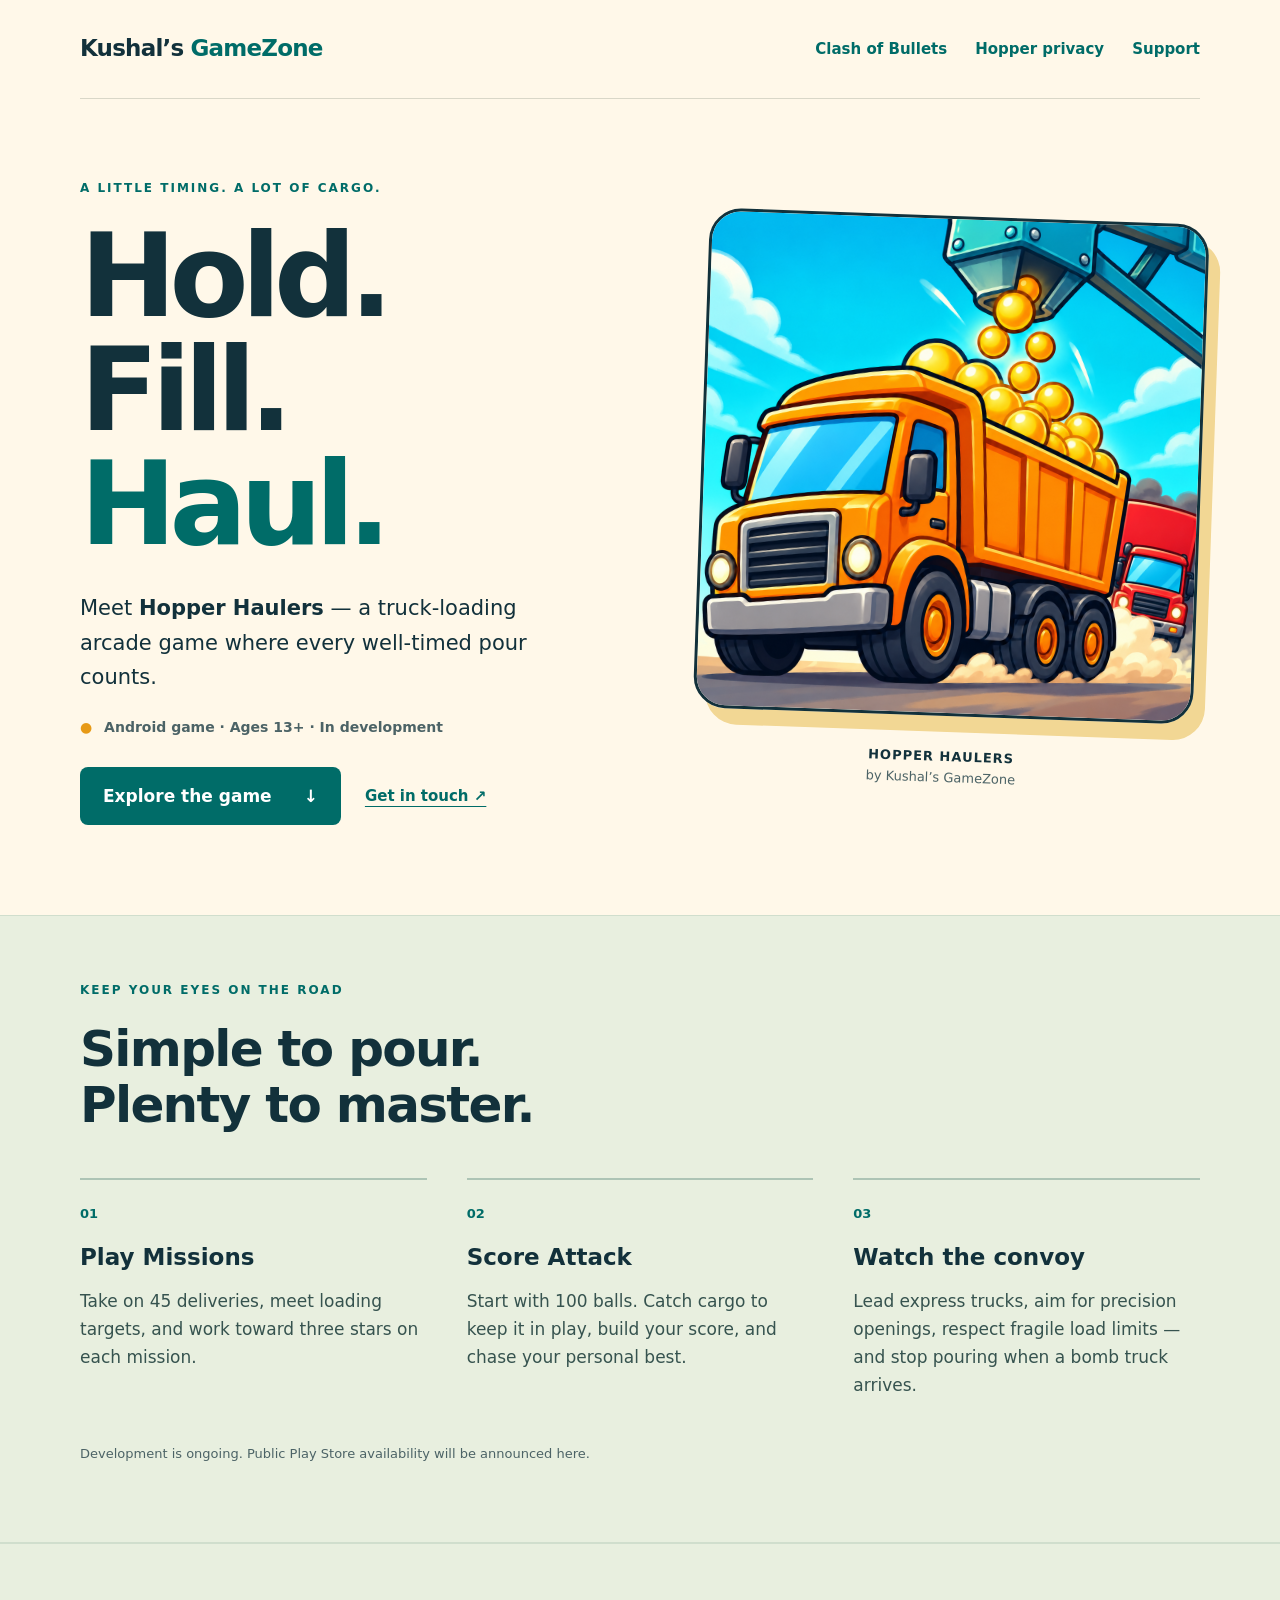
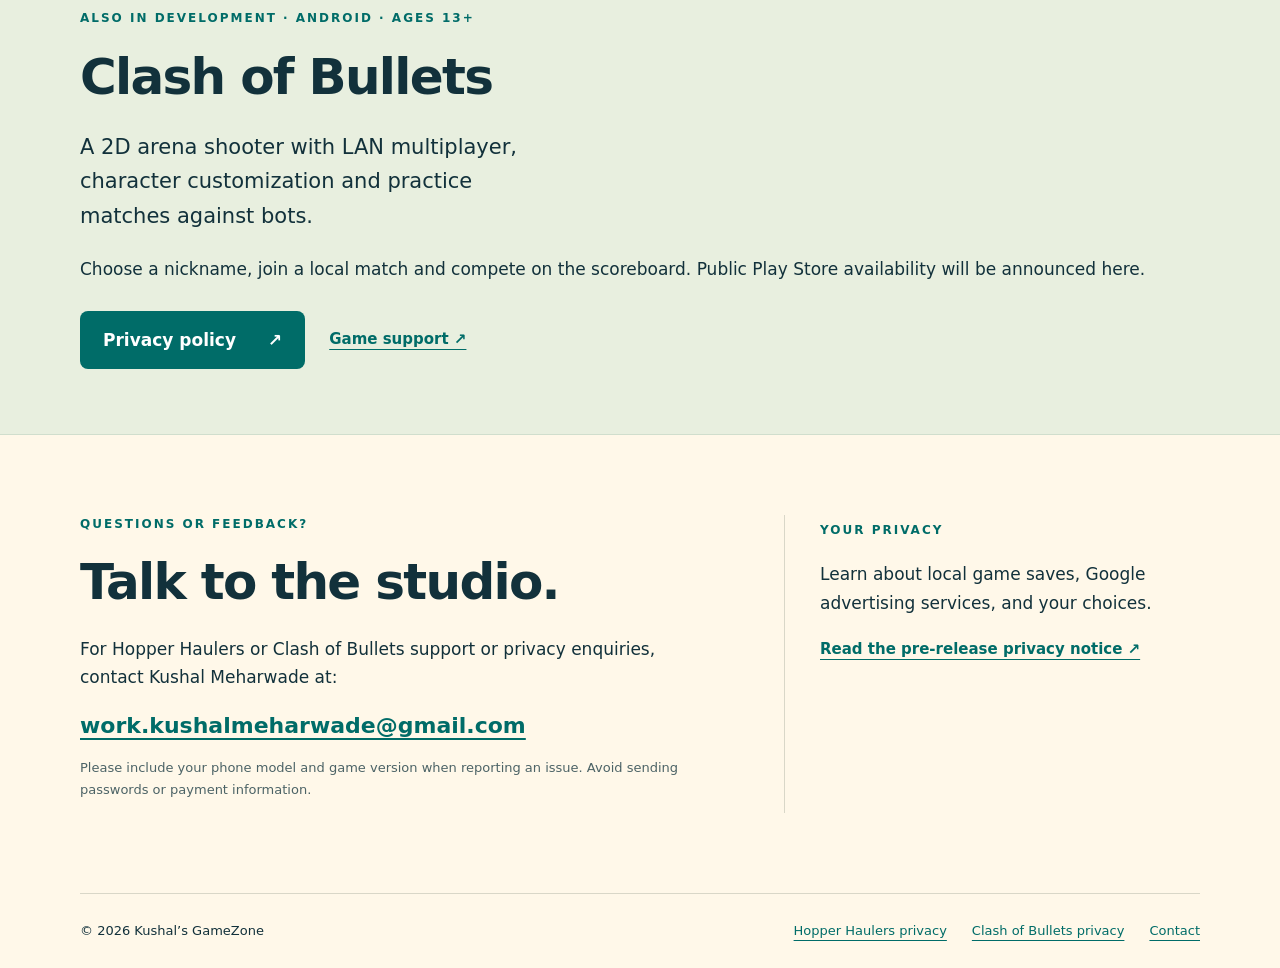
<file: index.html>
<!doctype html>
<html lang="en">
<head>
  <meta charset="utf-8"><meta name="viewport" content="width=device-width, initial-scale=1">
  <title>Kushal’s GameZone · Hopper Haulers &amp; Clash of Bullets</title>
  <meta name="description" content="Hopper Haulers and Clash of Bullets by Kushal’s GameZone. Official Android game information, support and privacy policies.">
  <link rel="stylesheet" href="styles.css"><link rel="icon" href="hopper-haulers.png">
</head>
<body>
  <a class="skip" href="#main">Skip to content</a>
  <header class="site-header wrap"><a class="brand" href="./">Kushal’s <span>GameZone</span></a><nav aria-label="Main navigation"><a href="#clash-of-bullets">Clash of Bullets</a><a href="privacy.html">Hopper privacy</a><a href="#support">Support</a></nav></header>
  <main id="main">
    <section class="hero wrap">
      <div><p class="eyebrow">A little timing. A lot of cargo.</p><h1>Hold.<br>Fill.<br><span>Haul.</span></h1><p class="intro">Meet <strong>Hopper Haulers</strong> — a truck-loading arcade game where every well-timed pour counts.</p><p class="release"><span aria-hidden="true">●</span> Android game · Ages 13+ · In development</p><div class="actions"><a class="button" href="#game">Explore the game <span aria-hidden="true">↓</span></a><a class="text-link" href="#support">Get in touch ↗</a></div></div>
      <figure class="game-art"><img src="hopper-haulers.png" width="1024" height="1024" alt="Hopper Haulers illustrated game icon"><figcaption>HOPPER HAULERS <span>by Kushal’s GameZone</span></figcaption></figure>
    </section>
    <section id="game" class="game-section"><div class="wrap"><p class="eyebrow">Keep your eyes on the road</p><h2>Simple to pour.<br>Plenty to master.</h2><div class="features"><article><span class="number">01</span><h3>Play Missions</h3><p>Take on 45 deliveries, meet loading targets, and work toward three stars on each mission.</p></article><article><span class="number">02</span><h3>Score Attack</h3><p>Start with 100 balls. Catch cargo to keep it in play, build your score, and chase your personal best.</p></article><article><span class="number">03</span><h3>Watch the convoy</h3><p>Lead express trucks, aim for precision openings, respect fragile load limits — and stop pouring when a bomb truck arrives.</p></article></div><p class="small">Development is ongoing. Public Play Store availability will be announced here.</p></div></section>
    <section id="clash-of-bullets" class="game-section"><div class="wrap"><p class="eyebrow">Also in development · Android · Ages 13+</p><h2>Clash of Bullets</h2><p class="intro">A 2D arena shooter with LAN multiplayer, character customization and practice matches against bots.</p><p>Choose a nickname, join a local match and compete on the scoreboard. Public Play Store availability will be announced here.</p><div class="actions"><a class="button" href="clash-of-bullets/privacy-policy.html">Privacy policy <span aria-hidden="true">↗</span></a><a class="text-link" href="#support">Game support ↗</a></div></div></section>
    <section id="support" class="support wrap"><div><p class="eyebrow">Questions or feedback?</p><h2>Talk to the studio.</h2><p>For Hopper Haulers or Clash of Bullets support or privacy enquiries, contact Kushal Meharwade at:</p><a class="email" href="mailto:work.kushalmeharwade@gmail.com">work.kushalmeharwade@gmail.com</a><p class="small">Please include your phone model and game version when reporting an issue. Avoid sending passwords or payment information.</p></div><aside><p class="eyebrow">Your privacy</p><p>Learn about local game saves, Google advertising services, and your choices.</p><a class="text-link" href="privacy.html">Read the pre-release privacy notice ↗</a></aside></section>
  </main>
  <footer class="site-footer wrap"><span>© 2026 Kushal’s GameZone</span><a href="privacy.html">Hopper Haulers privacy</a><a href="clash-of-bullets/privacy-policy.html">Clash of Bullets privacy</a><a href="mailto:work.kushalmeharwade@gmail.com">Contact</a></footer>
</body>
</html>
</file>
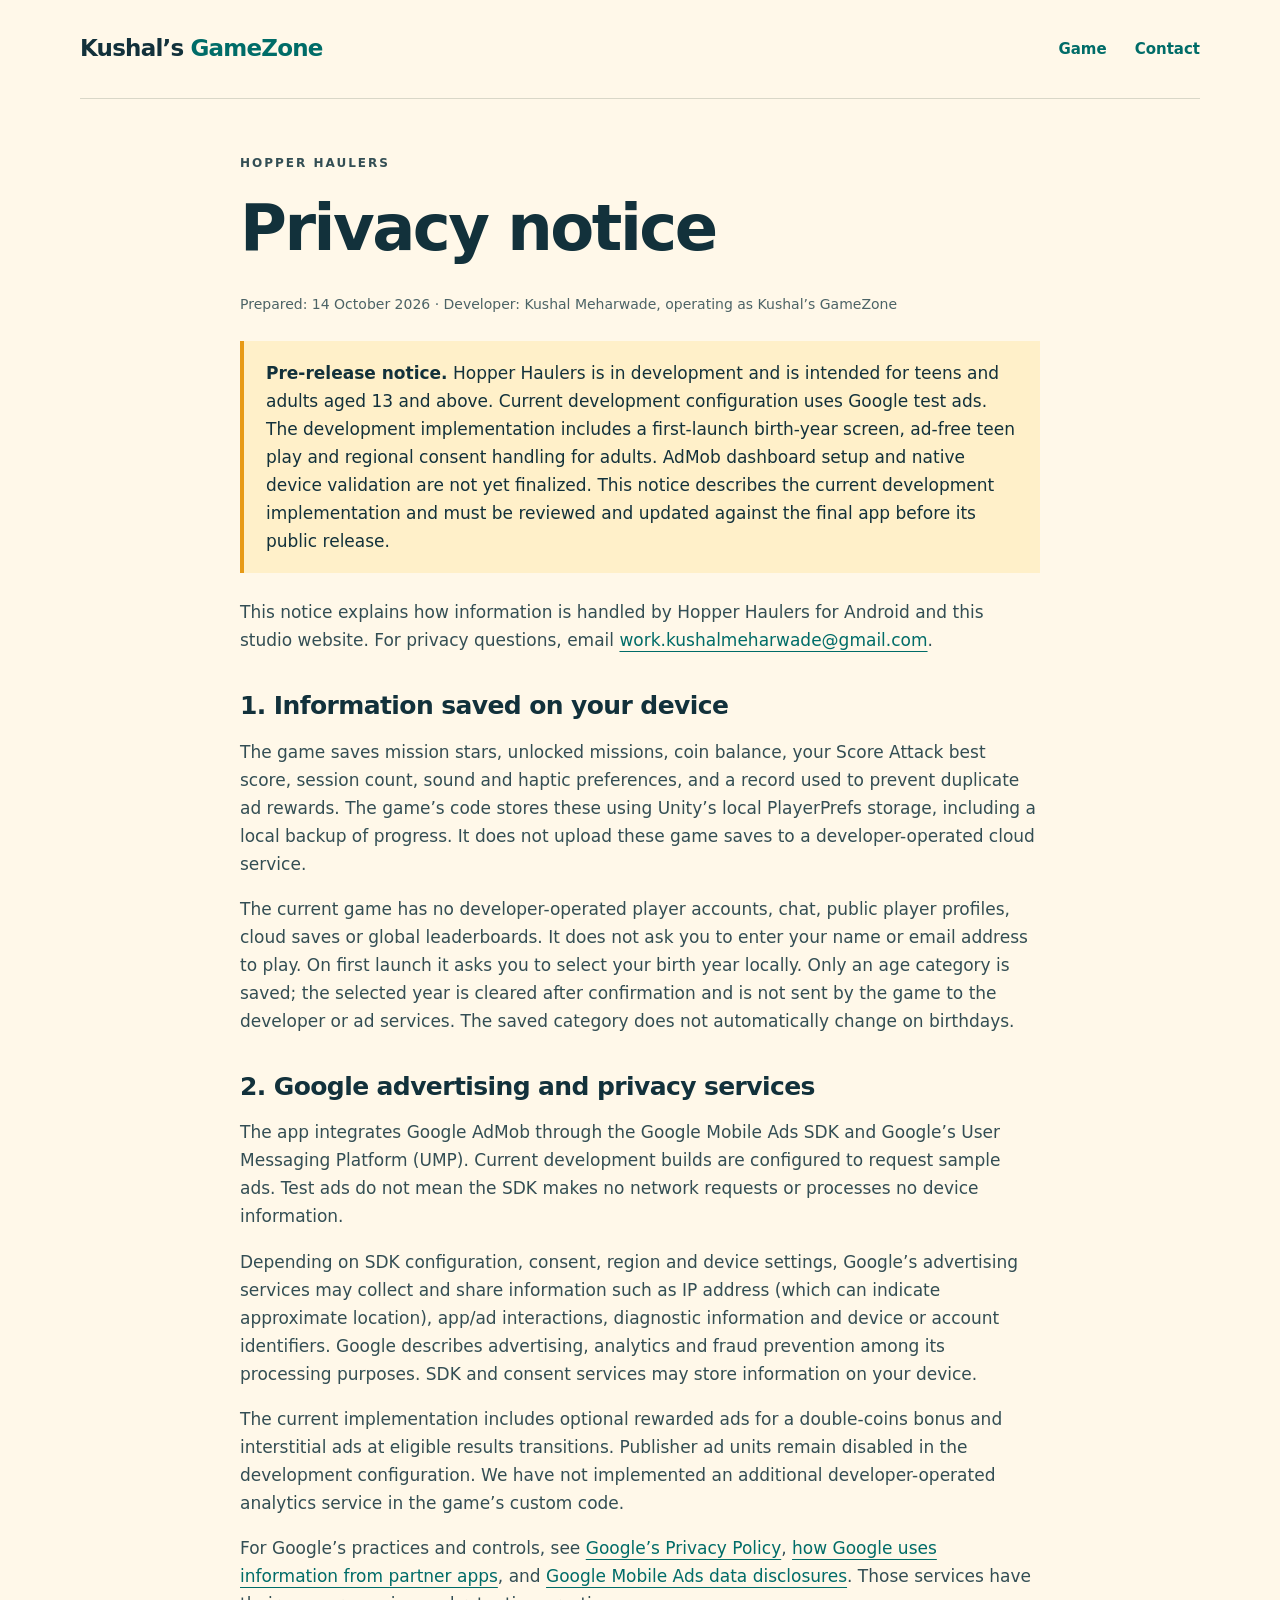
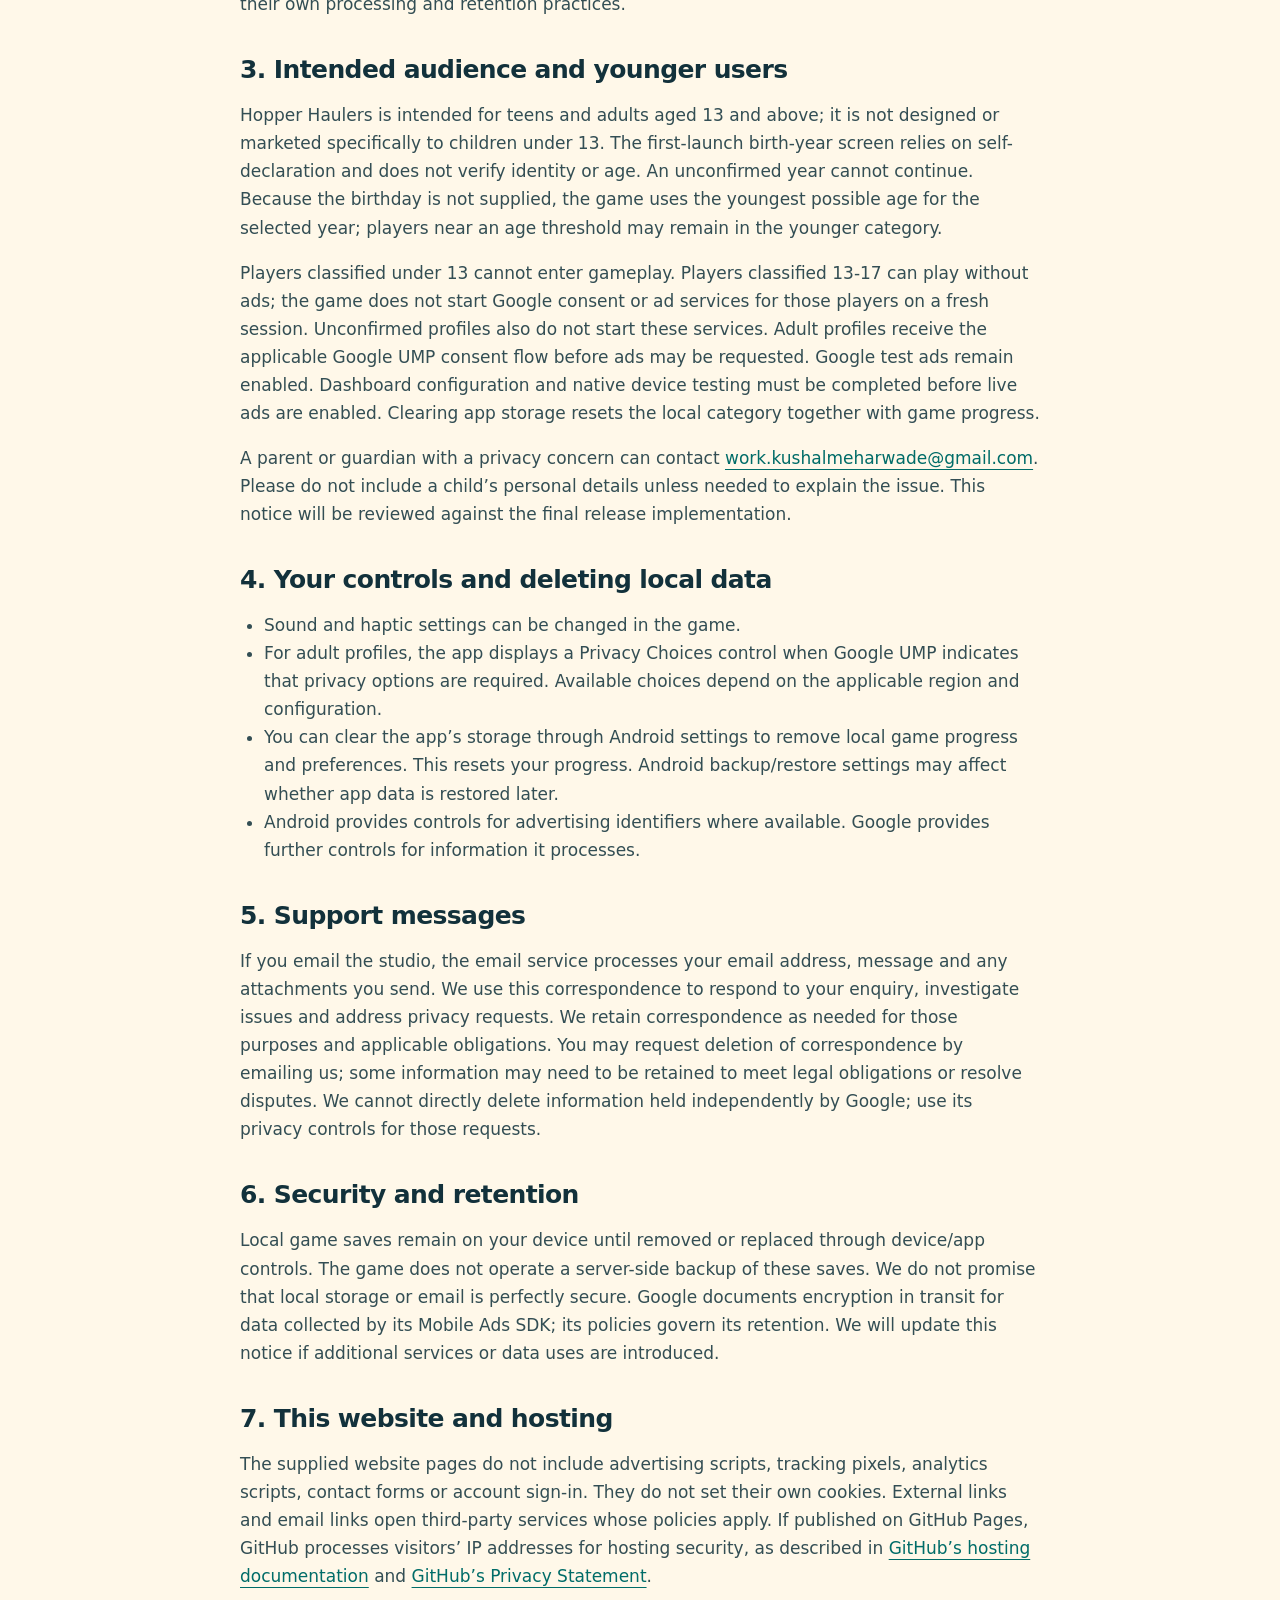
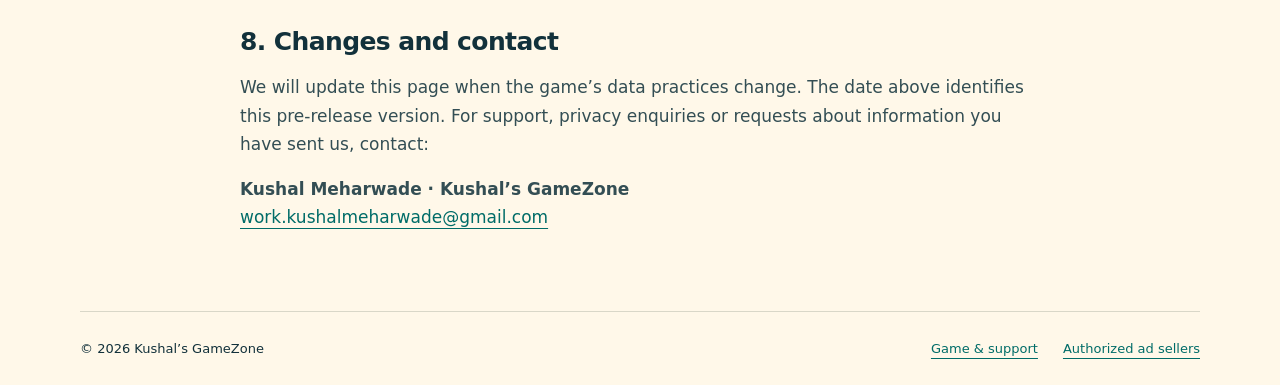
<file: privacy.html>
<!doctype html>
<html lang="en">
<head><meta charset="utf-8"><meta name="viewport" content="width=device-width, initial-scale=1"><title>Hopper Haulers Privacy Notice · Kushal’s GameZone</title><meta name="description" content="Pre-release privacy information for Hopper Haulers by Kushal’s GameZone, including local saves, advertising services and contact details."><link rel="stylesheet" href="styles.css"><link rel="icon" href="hopper-haulers.png"></head>
<body><a class="skip" href="#main">Skip to content</a><header class="site-header wrap"><a class="brand" href="./">Kushal’s <span>GameZone</span></a><nav aria-label="Main navigation"><a href="./">Game</a><a href="mailto:work.kushalmeharwade@gmail.com">Contact</a></nav></header>
<main id="main" class="policy wrap"><p class="eyebrow">Hopper Haulers</p><h1>Privacy notice</h1><p class="meta">Prepared: 14 October 2026 · Developer: Kushal Meharwade, operating as Kushal’s GameZone</p>
<div class="notice"><strong>Pre-release notice.</strong> Hopper Haulers is in development and is intended for teens and adults aged 13 and above. Current development configuration uses Google test ads. The development implementation includes a first-launch birth-year screen, ad-free teen play and regional consent handling for adults. AdMob dashboard setup and native device validation are not yet finalized. This notice describes the current development implementation and must be reviewed and updated against the final app before its public release.</div>
<p>This notice explains how information is handled by Hopper Haulers for Android and this studio website. For privacy questions, email <a href="mailto:work.kushalmeharwade@gmail.com">work.kushalmeharwade@gmail.com</a>.</p>
<h2>1. Information saved on your device</h2><p>The game saves mission stars, unlocked missions, coin balance, your Score Attack best score, session count, sound and haptic preferences, and a record used to prevent duplicate ad rewards. The game’s code stores these using Unity’s local PlayerPrefs storage, including a local backup of progress. It does not upload these game saves to a developer-operated cloud service.</p>
<p>The current game has no developer-operated player accounts, chat, public player profiles, cloud saves or global leaderboards. It does not ask you to enter your name or email address to play. On first launch it asks you to select your birth year locally. Only an age category is saved; the selected year is cleared after confirmation and is not sent by the game to the developer or ad services. The saved category does not automatically change on birthdays.</p>
<h2>2. Google advertising and privacy services</h2><p>The app integrates Google AdMob through the Google Mobile Ads SDK and Google’s User Messaging Platform (UMP). Current development builds are configured to request sample ads. Test ads do not mean the SDK makes no network requests or processes no device information.</p>
<p>Depending on SDK configuration, consent, region and device settings, Google’s advertising services may collect and share information such as IP address (which can indicate approximate location), app/ad interactions, diagnostic information and device or account identifiers. Google describes advertising, analytics and fraud prevention among its processing purposes. SDK and consent services may store information on your device.</p>
<p>The current implementation includes optional rewarded ads for a double-coins bonus and interstitial ads at eligible results transitions. Publisher ad units remain disabled in the development configuration. We have not implemented an additional developer-operated analytics service in the game’s custom code.</p>
<p>For Google’s practices and controls, see <a href="https://policies.google.com/privacy">Google’s Privacy Policy</a>, <a href="https://policies.google.com/technologies/partner-sites">how Google uses information from partner apps</a>, and <a href="https://developers.google.com/admob/unity/privacy/play-data-disclosure">Google Mobile Ads data disclosures</a>. Those services have their own processing and retention practices.</p>
<h2>3. Intended audience and younger users</h2><p>Hopper Haulers is intended for teens and adults aged 13 and above; it is not designed or marketed specifically to children under 13. The first-launch birth-year screen relies on self-declaration and does not verify identity or age. An unconfirmed year cannot continue. Because the birthday is not supplied, the game uses the youngest possible age for the selected year; players near an age threshold may remain in the younger category.</p>
<p>Players classified under 13 cannot enter gameplay. Players classified 13-17 can play without ads; the game does not start Google consent or ad services for those players on a fresh session. Unconfirmed profiles also do not start these services. Adult profiles receive the applicable Google UMP consent flow before ads may be requested. Google test ads remain enabled. Dashboard configuration and native device testing must be completed before live ads are enabled. Clearing app storage resets the local category together with game progress.</p>
<p>A parent or guardian with a privacy concern can contact <a href="mailto:work.kushalmeharwade@gmail.com">work.kushalmeharwade@gmail.com</a>. Please do not include a child’s personal details unless needed to explain the issue. This notice will be reviewed against the final release implementation.</p>
<h2>4. Your controls and deleting local data</h2><ul><li>Sound and haptic settings can be changed in the game.</li><li>For adult profiles, the app displays a Privacy Choices control when Google UMP indicates that privacy options are required. Available choices depend on the applicable region and configuration.</li><li>You can clear the app’s storage through Android settings to remove local game progress and preferences. This resets your progress. Android backup/restore settings may affect whether app data is restored later.</li><li>Android provides controls for advertising identifiers where available. Google provides further controls for information it processes.</li></ul>
<h2>5. Support messages</h2><p>If you email the studio, the email service processes your email address, message and any attachments you send. We use this correspondence to respond to your enquiry, investigate issues and address privacy requests. We retain correspondence as needed for those purposes and applicable obligations. You may request deletion of correspondence by emailing us; some information may need to be retained to meet legal obligations or resolve disputes. We cannot directly delete information held independently by Google; use its privacy controls for those requests.</p>
<h2>6. Security and retention</h2><p>Local game saves remain on your device until removed or replaced through device/app controls. The game does not operate a server-side backup of these saves. We do not promise that local storage or email is perfectly secure. Google documents encryption in transit for data collected by its Mobile Ads SDK; its policies govern its retention. We will update this notice if additional services or data uses are introduced.</p>
<h2>7. This website and hosting</h2><p>The supplied website pages do not include advertising scripts, tracking pixels, analytics scripts, contact forms or account sign-in. They do not set their own cookies. External links and email links open third-party services whose policies apply. If published on GitHub Pages, GitHub processes visitors’ IP addresses for hosting security, as described in <a href="https://docs.github.com/en/pages/getting-started-with-github-pages/what-is-github-pages#data-collection">GitHub’s hosting documentation</a> and <a href="https://docs.github.com/en/site-policy/privacy-policies/github-general-privacy-statement">GitHub’s Privacy Statement</a>.</p>
<h2>8. Changes and contact</h2><p>We will update this page when the game’s data practices change. The date above identifies this pre-release version. For support, privacy enquiries or requests about information you have sent us, contact:</p><p><strong>Kushal Meharwade · Kushal’s GameZone</strong><br><a href="mailto:work.kushalmeharwade@gmail.com">work.kushalmeharwade@gmail.com</a></p>
</main><footer class="site-footer wrap"><span>© 2026 Kushal’s GameZone</span><a href="./">Game &amp; support</a><a href="app-ads.txt">Authorized ad sellers</a></footer></body></html>
</file>
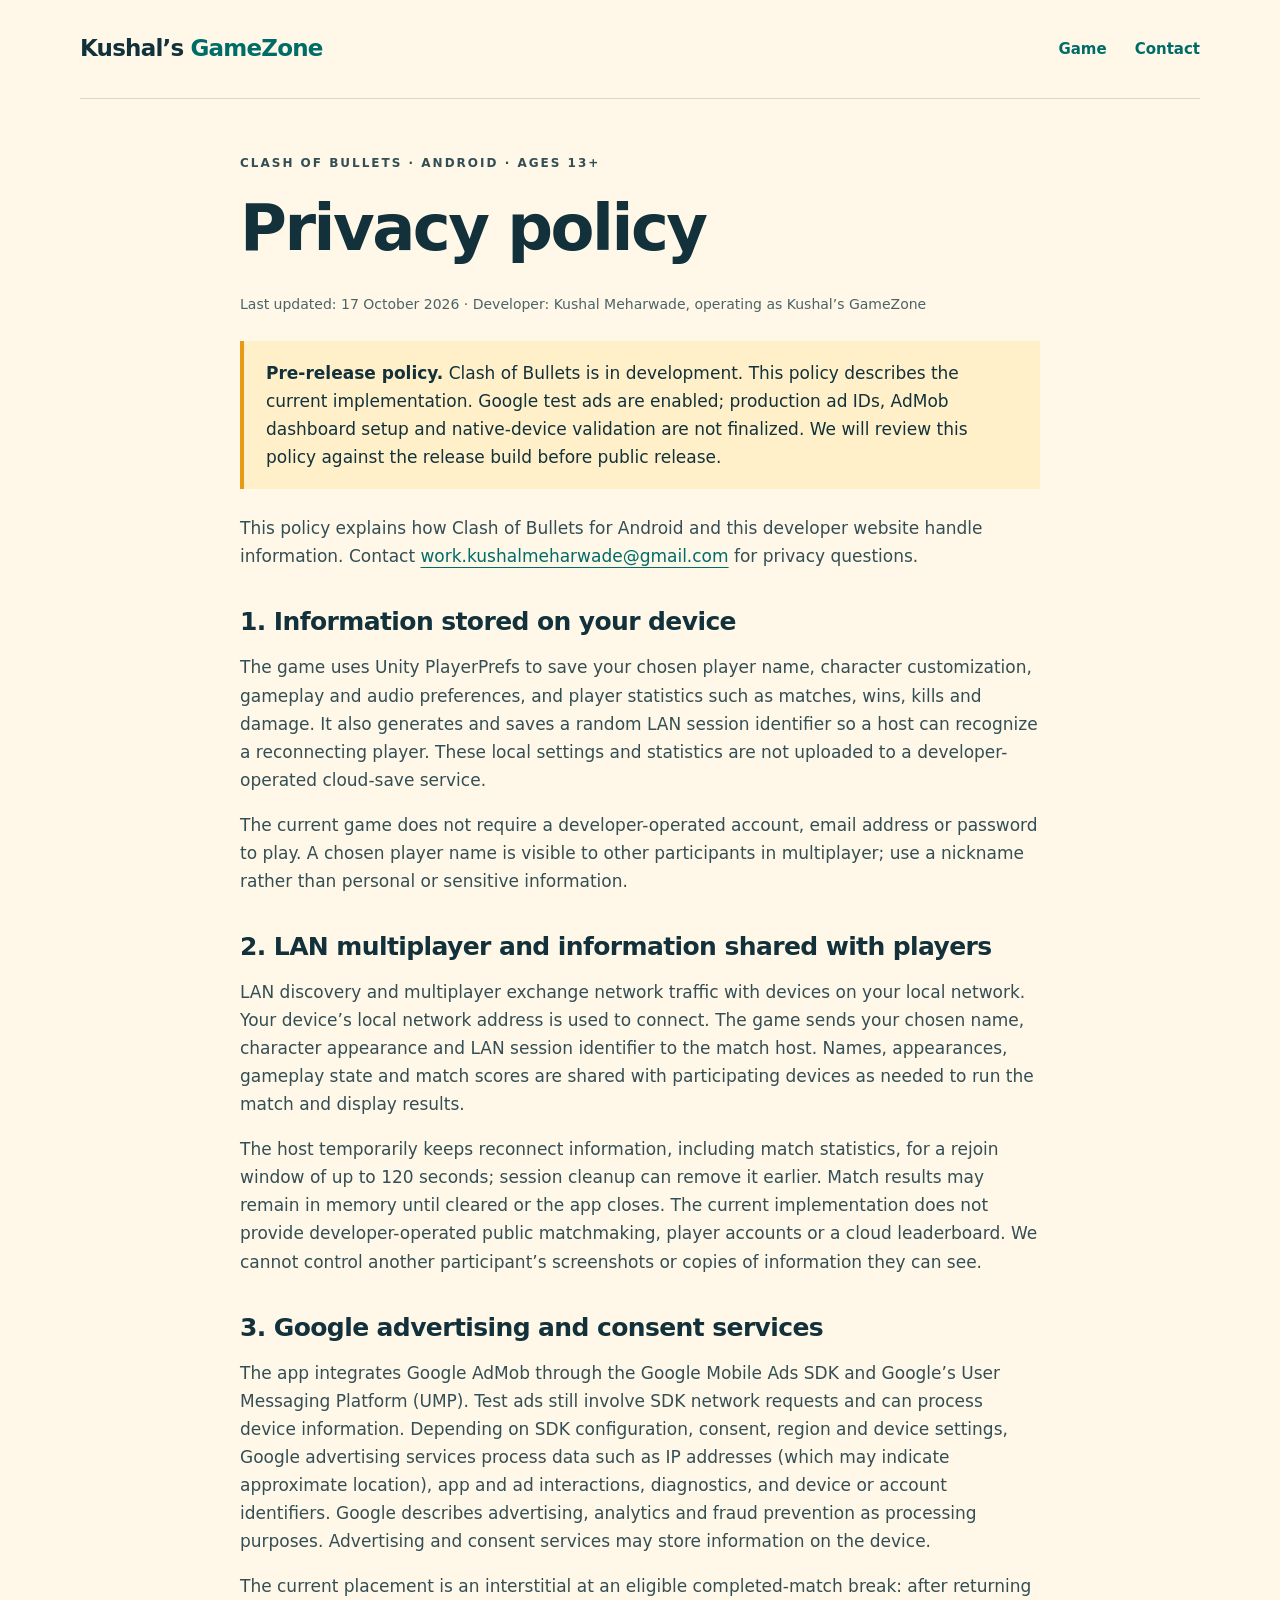
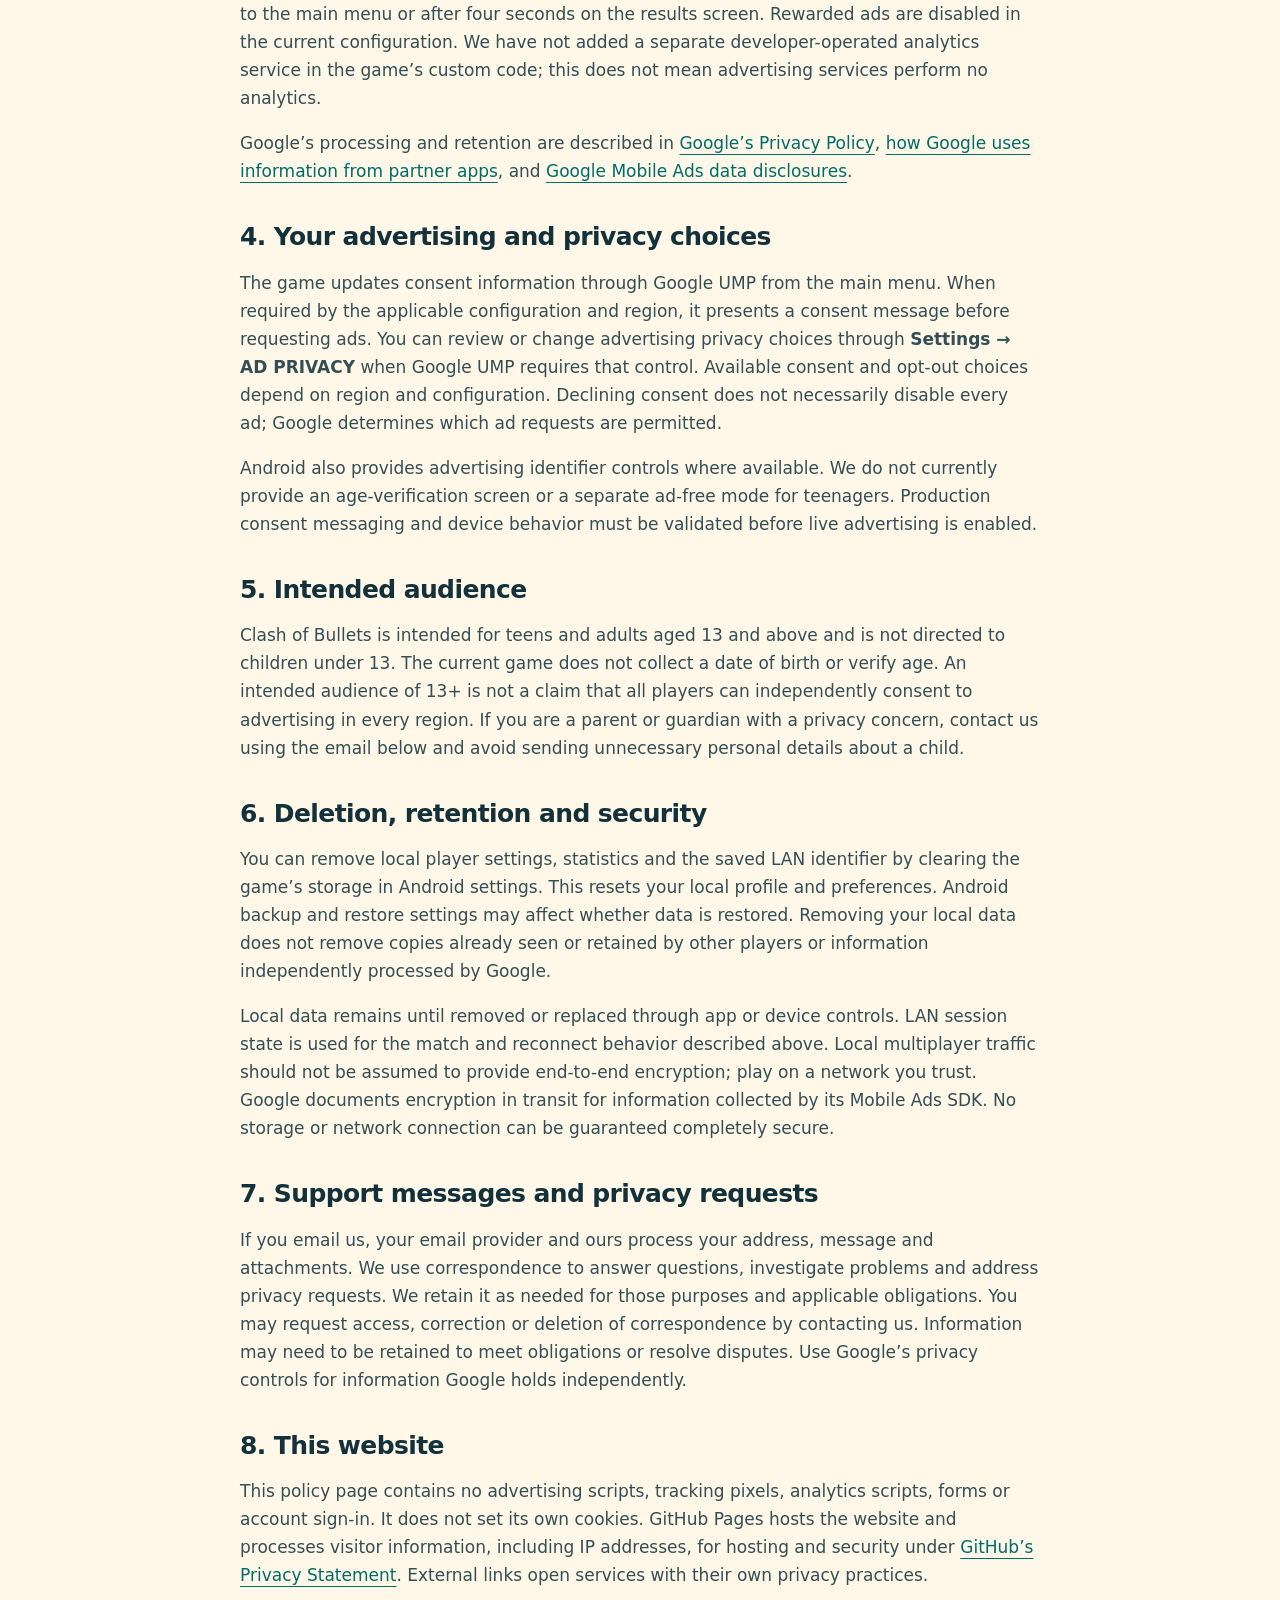
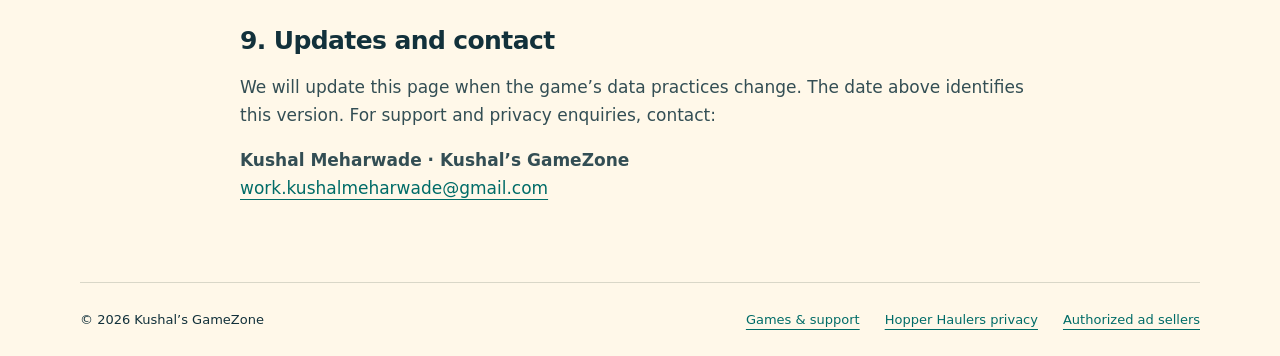
<file: clash-of-bullets/privacy-policy.html>
<!doctype html>
<html lang="en">
<head>
<meta charset="utf-8"><meta name="viewport" content="width=device-width, initial-scale=1">
<title>Clash of Bullets Privacy Policy · Kushal’s GameZone</title>
<meta name="description" content="Pre-release privacy policy for Clash of Bullets, covering local settings, LAN multiplayer, Google advertising and privacy choices.">
<link rel="stylesheet" href="../styles.css">
</head>
<body>
<a class="skip" href="#main">Skip to content</a>
<header class="site-header wrap"><a class="brand" href="../">Kushal’s <span>GameZone</span></a><nav aria-label="Main navigation"><a href="../#clash-of-bullets">Game</a><a href="mailto:work.kushalmeharwade@gmail.com">Contact</a></nav></header>
<main id="main" class="policy wrap">
<p class="eyebrow">Clash of Bullets · Android · Ages 13+</p>
<h1>Privacy policy</h1>
<p class="meta">Last updated: 17 October 2026 · Developer: Kushal Meharwade, operating as Kushal’s GameZone</p>
<div class="notice"><strong>Pre-release policy.</strong> Clash of Bullets is in development. This policy describes the current implementation. Google test ads are enabled; production ad IDs, AdMob dashboard setup and native-device validation are not finalized. We will review this policy against the release build before public release.</div>
<p>This policy explains how Clash of Bullets for Android and this developer website handle information. Contact <a href="mailto:work.kushalmeharwade@gmail.com">work.kushalmeharwade@gmail.com</a> for privacy questions.</p>
<h2>1. Information stored on your device</h2>
<p>The game uses Unity PlayerPrefs to save your chosen player name, character customization, gameplay and audio preferences, and player statistics such as matches, wins, kills and damage. It also generates and saves a random LAN session identifier so a host can recognize a reconnecting player. These local settings and statistics are not uploaded to a developer-operated cloud-save service.</p>
<p>The current game does not require a developer-operated account, email address or password to play. A chosen player name is visible to other participants in multiplayer; use a nickname rather than personal or sensitive information.</p>
<h2>2. LAN multiplayer and information shared with players</h2>
<p>LAN discovery and multiplayer exchange network traffic with devices on your local network. Your device’s local network address is used to connect. The game sends your chosen name, character appearance and LAN session identifier to the match host. Names, appearances, gameplay state and match scores are shared with participating devices as needed to run the match and display results.</p>
<p>The host temporarily keeps reconnect information, including match statistics, for a rejoin window of up to 120 seconds; session cleanup can remove it earlier. Match results may remain in memory until cleared or the app closes. The current implementation does not provide developer-operated public matchmaking, player accounts or a cloud leaderboard. We cannot control another participant’s screenshots or copies of information they can see.</p>
<h2>3. Google advertising and consent services</h2>
<p>The app integrates Google AdMob through the Google Mobile Ads SDK and Google’s User Messaging Platform (UMP). Test ads still involve SDK network requests and can process device information. Depending on SDK configuration, consent, region and device settings, Google advertising services process data such as IP addresses (which may indicate approximate location), app and ad interactions, diagnostics, and device or account identifiers. Google describes advertising, analytics and fraud prevention as processing purposes. Advertising and consent services may store information on the device.</p>
<p>The current placement is an interstitial at an eligible completed-match break: after returning to the main menu or after four seconds on the results screen. Rewarded ads are disabled in the current configuration. We have not added a separate developer-operated analytics service in the game’s custom code; this does not mean advertising services perform no analytics.</p>
<p>Google’s processing and retention are described in <a href="https://policies.google.com/privacy">Google’s Privacy Policy</a>, <a href="https://policies.google.com/technologies/partner-sites">how Google uses information from partner apps</a>, and <a href="https://developers.google.com/admob/android/privacy/play-data-disclosure">Google Mobile Ads data disclosures</a>.</p>
<h2>4. Your advertising and privacy choices</h2>
<p>The game updates consent information through Google UMP from the main menu. When required by the applicable configuration and region, it presents a consent message before requesting ads. You can review or change advertising privacy choices through <strong>Settings → AD PRIVACY</strong> when Google UMP requires that control. Available consent and opt-out choices depend on region and configuration. Declining consent does not necessarily disable every ad; Google determines which ad requests are permitted.</p>
<p>Android also provides advertising identifier controls where available. We do not currently provide an age-verification screen or a separate ad-free mode for teenagers. Production consent messaging and device behavior must be validated before live advertising is enabled.</p>
<h2>5. Intended audience</h2>
<p>Clash of Bullets is intended for teens and adults aged 13 and above and is not directed to children under 13. The current game does not collect a date of birth or verify age. An intended audience of 13+ is not a claim that all players can independently consent to advertising in every region. If you are a parent or guardian with a privacy concern, contact us using the email below and avoid sending unnecessary personal details about a child.</p>
<h2>6. Deletion, retention and security</h2>
<p>You can remove local player settings, statistics and the saved LAN identifier by clearing the game’s storage in Android settings. This resets your local profile and preferences. Android backup and restore settings may affect whether data is restored. Removing your local data does not remove copies already seen or retained by other players or information independently processed by Google.</p>
<p>Local data remains until removed or replaced through app or device controls. LAN session state is used for the match and reconnect behavior described above. Local multiplayer traffic should not be assumed to provide end-to-end encryption; play on a network you trust. Google documents encryption in transit for information collected by its Mobile Ads SDK. No storage or network connection can be guaranteed completely secure.</p>
<h2>7. Support messages and privacy requests</h2>
<p>If you email us, your email provider and ours process your address, message and attachments. We use correspondence to answer questions, investigate problems and address privacy requests. We retain it as needed for those purposes and applicable obligations. You may request access, correction or deletion of correspondence by contacting us. Information may need to be retained to meet obligations or resolve disputes. Use Google’s privacy controls for information Google holds independently.</p>
<h2>8. This website</h2>
<p>This policy page contains no advertising scripts, tracking pixels, analytics scripts, forms or account sign-in. It does not set its own cookies. GitHub Pages hosts the website and processes visitor information, including IP addresses, for hosting and security under <a href="https://docs.github.com/en/site-policy/privacy-policies/github-general-privacy-statement">GitHub’s Privacy Statement</a>. External links open services with their own privacy practices.</p>
<h2>9. Updates and contact</h2>
<p>We will update this page when the game’s data practices change. The date above identifies this version. For support and privacy enquiries, contact:</p>
<p><strong>Kushal Meharwade · Kushal’s GameZone</strong><br><a href="mailto:work.kushalmeharwade@gmail.com">work.kushalmeharwade@gmail.com</a></p>
</main>
<footer class="site-footer wrap"><span>© 2026 Kushal’s GameZone</span><a href="../">Games &amp; support</a><a href="../privacy.html">Hopper Haulers privacy</a><a href="../app-ads.txt">Authorized ad sellers</a></footer>
</body>
</html>
</file>
<file: styles.css>
:root{--paper:#fff8e9;--ink:#12313b;--teal:#006c68;--orange:#e79a16;--line:#d9d7c8;--muted:#4c6366}*{box-sizing:border-box}html{scroll-behavior:smooth;scroll-padding-top:24px}body{margin:0;background:var(--paper);color:var(--ink);font:17px/1.65 system-ui,-apple-system,BlinkMacSystemFont,"Segoe UI",sans-serif}a{color:var(--teal);text-underline-offset:5px}a:focus-visible{outline:3px solid var(--orange);outline-offset:6px}.wrap{width:min(1120px,calc(100% - 64px));margin-inline:auto}.skip{position:absolute;left:16px;top:-90px;z-index:5;background:white;padding:12px}.skip:focus{top:12px}.site-header{display:flex;align-items:center;justify-content:space-between;padding-block:30px;border-bottom:1px solid var(--line);gap:24px}.brand{text-decoration:none;font-size:23px;font-weight:850;color:var(--ink);letter-spacing:-.8px}.brand span{color:var(--teal)}nav{display:flex;gap:28px}nav a{font-size:15px;text-decoration:none;font-weight:650}.hero{display:grid;grid-template-columns:1.1fr 1fr;align-items:center;gap:70px;padding-block:80px 90px}.eyebrow{color:var(--teal);text-transform:uppercase;letter-spacing:2px;font-size:12px;font-weight:800;margin:0 0 20px}h1{font-size:clamp(70px,9vw,122px);line-height:.99;letter-spacing:-7px;margin:0 0 30px;font-weight:900}h1 span{color:var(--teal)}.intro{font-size:21px;max-width:450px}.release{font-size:14px;font-weight:650;color:var(--muted)}.release span{color:var(--orange);margin-right:7px}.actions{display:flex;align-items:center;gap:24px;flex-wrap:wrap;margin-top:28px}.button{display:inline-flex;gap:32px;align-items:center;background:var(--teal);color:white;padding:15px 23px;border-radius:8px;text-decoration:none;font-weight:700}.button:hover{background:#00524f}.text-link{font-weight:700;font-size:15px}.game-art{margin:0;transform:rotate(2deg)}.game-art img{width:100%;height:auto;display:block;border-radius:32px;box-shadow:12px 16px 0 #f2d794;border:3px solid var(--ink)}figcaption{padding-top:30px;font-size:13px;font-weight:850;letter-spacing:1px;text-align:center}figcaption span{display:block;font-weight:450;letter-spacing:0;color:var(--muted)}.game-section{background:#e8efdf;border-block:1px solid #d0decd;padding-block:65px}h2{font-size:clamp(32px,4.5vw,50px);line-height:1.13;letter-spacing:-1.7px;margin:0 0 24px}.features{display:grid;grid-template-columns:repeat(3,1fr);gap:40px;margin-block:44px}.features article{border-top:2px solid #adc4b5;padding-top:18px}.number{color:var(--teal);font-size:13px;font-weight:800}h3{font-size:23px;margin:13px 0 10px}.features p{margin:0;color:#36534f}.small{font-size:13px;color:var(--muted);max-width:650px}.support{display:grid;grid-template-columns:1.5fr 1fr;gap:80px;padding-block:80px}.email{font-size:clamp(15px,2.2vw,22px);font-weight:750;overflow-wrap:anywhere}.support aside{border-left:1px solid var(--line);padding-left:35px;padding-top:6px}.site-footer{border-top:1px solid var(--line);display:flex;gap:25px;align-items:center;padding-block:26px;font-size:13px;flex-wrap:wrap}.site-footer span{margin-right:auto}.policy{max-width:800px;margin:55px auto 80px}.policy h1{font-size:clamp(38px,6vw,64px);letter-spacing:-2.5px;line-height:1.08}.policy h2{font-size:25px;letter-spacing:-.6px;margin:38px 0 12px}.policy p,.policy li{color:#334e54}.notice{background:#fff0c9;border-left:4px solid var(--orange);padding:18px 22px;margin:25px 0}.policy ul{padding-left:24px}.policy .meta{font-size:14px;color:var(--muted)}@media(max-width:760px){.wrap{width:calc(100% - 36px)}.site-header{padding-block:20px;gap:14px}.brand{font-size:19px}nav{gap:17px}.hero{grid-template-columns:1fr;gap:45px;padding-block:44px 60px}h1{letter-spacing:-4px;font-size:84px}.game-art{width:min(90%,400px);margin-inline:auto}.features{grid-template-columns:1fr;gap:28px}.support{grid-template-columns:1fr;gap:32px;padding-block:55px}.support aside{border-left:0;border-top:1px solid var(--line);padding:25px 0 0}.game-section{padding-block:45px}.policy{margin-block:36px 55px}.policy h1{letter-spacing:-1.5px}.site-footer{gap:16px}}@media(prefers-reduced-motion:reduce){html{scroll-behavior:auto}}
</file>
